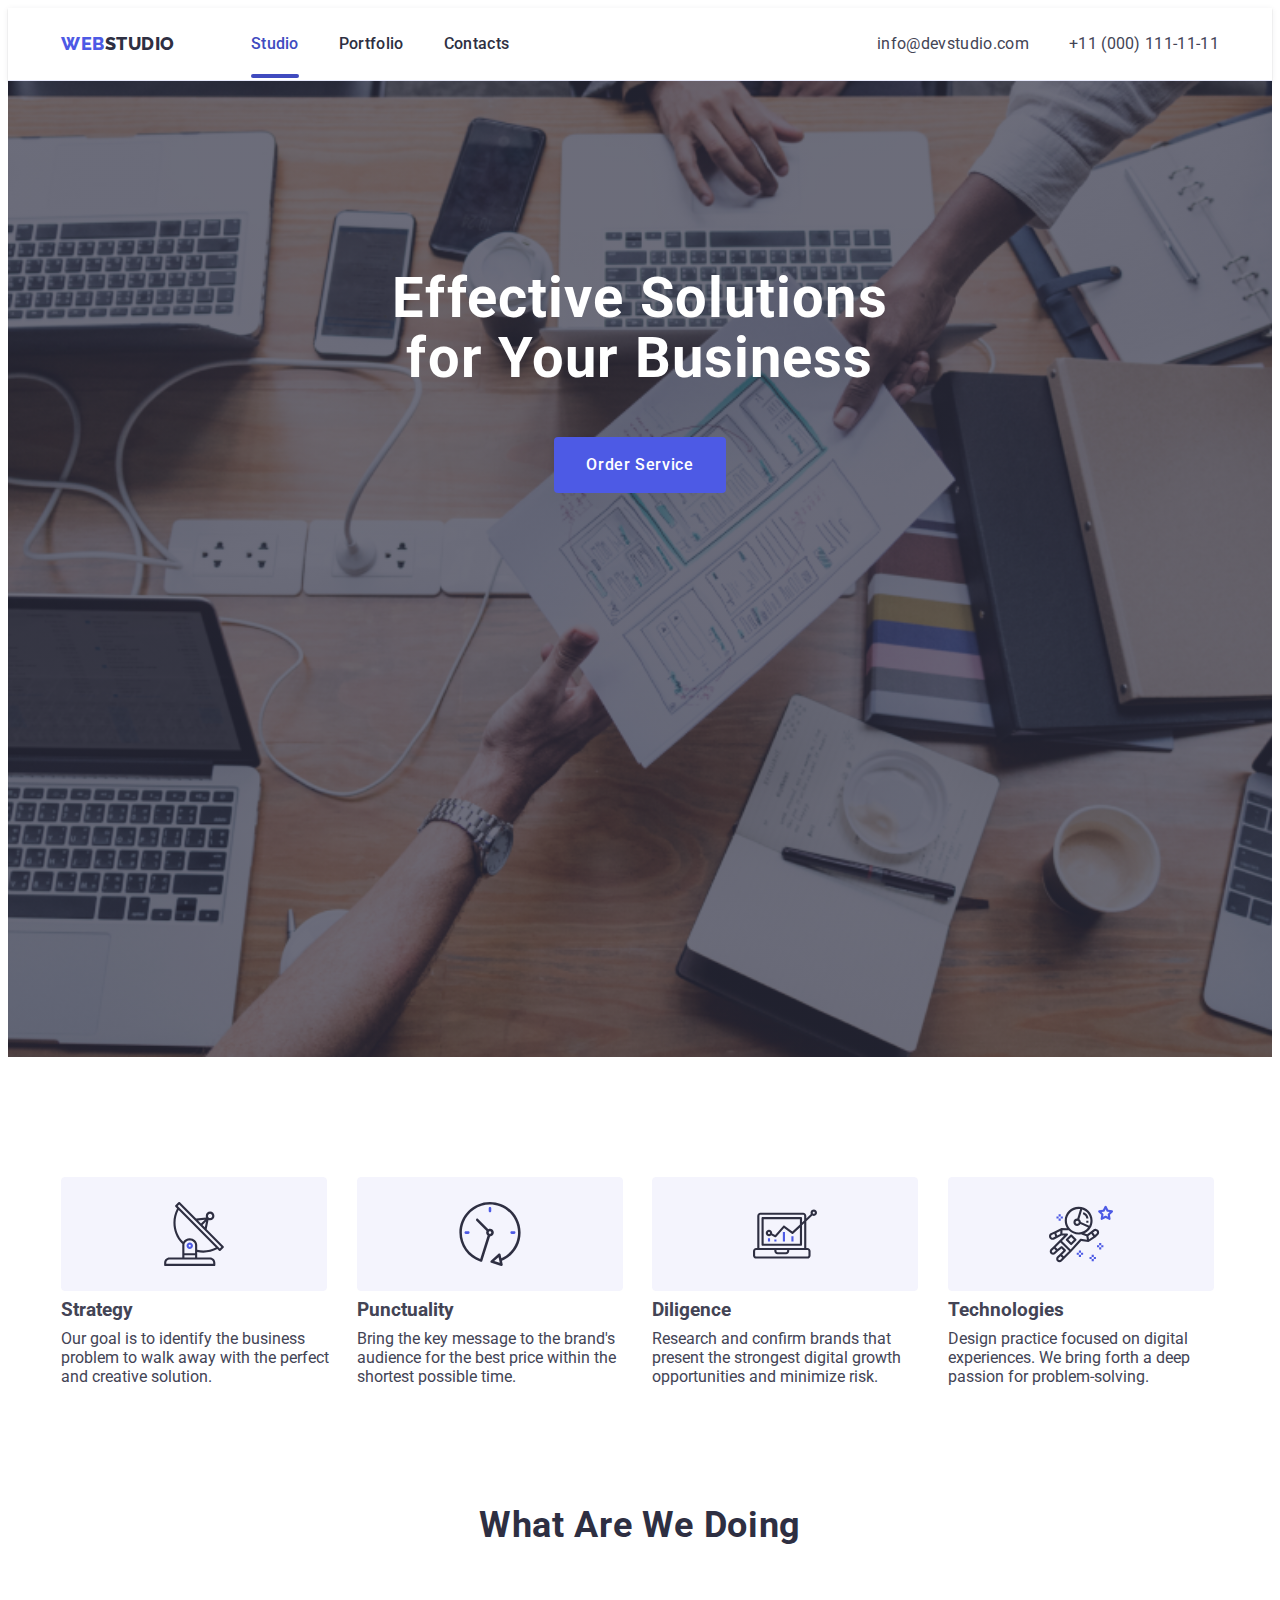
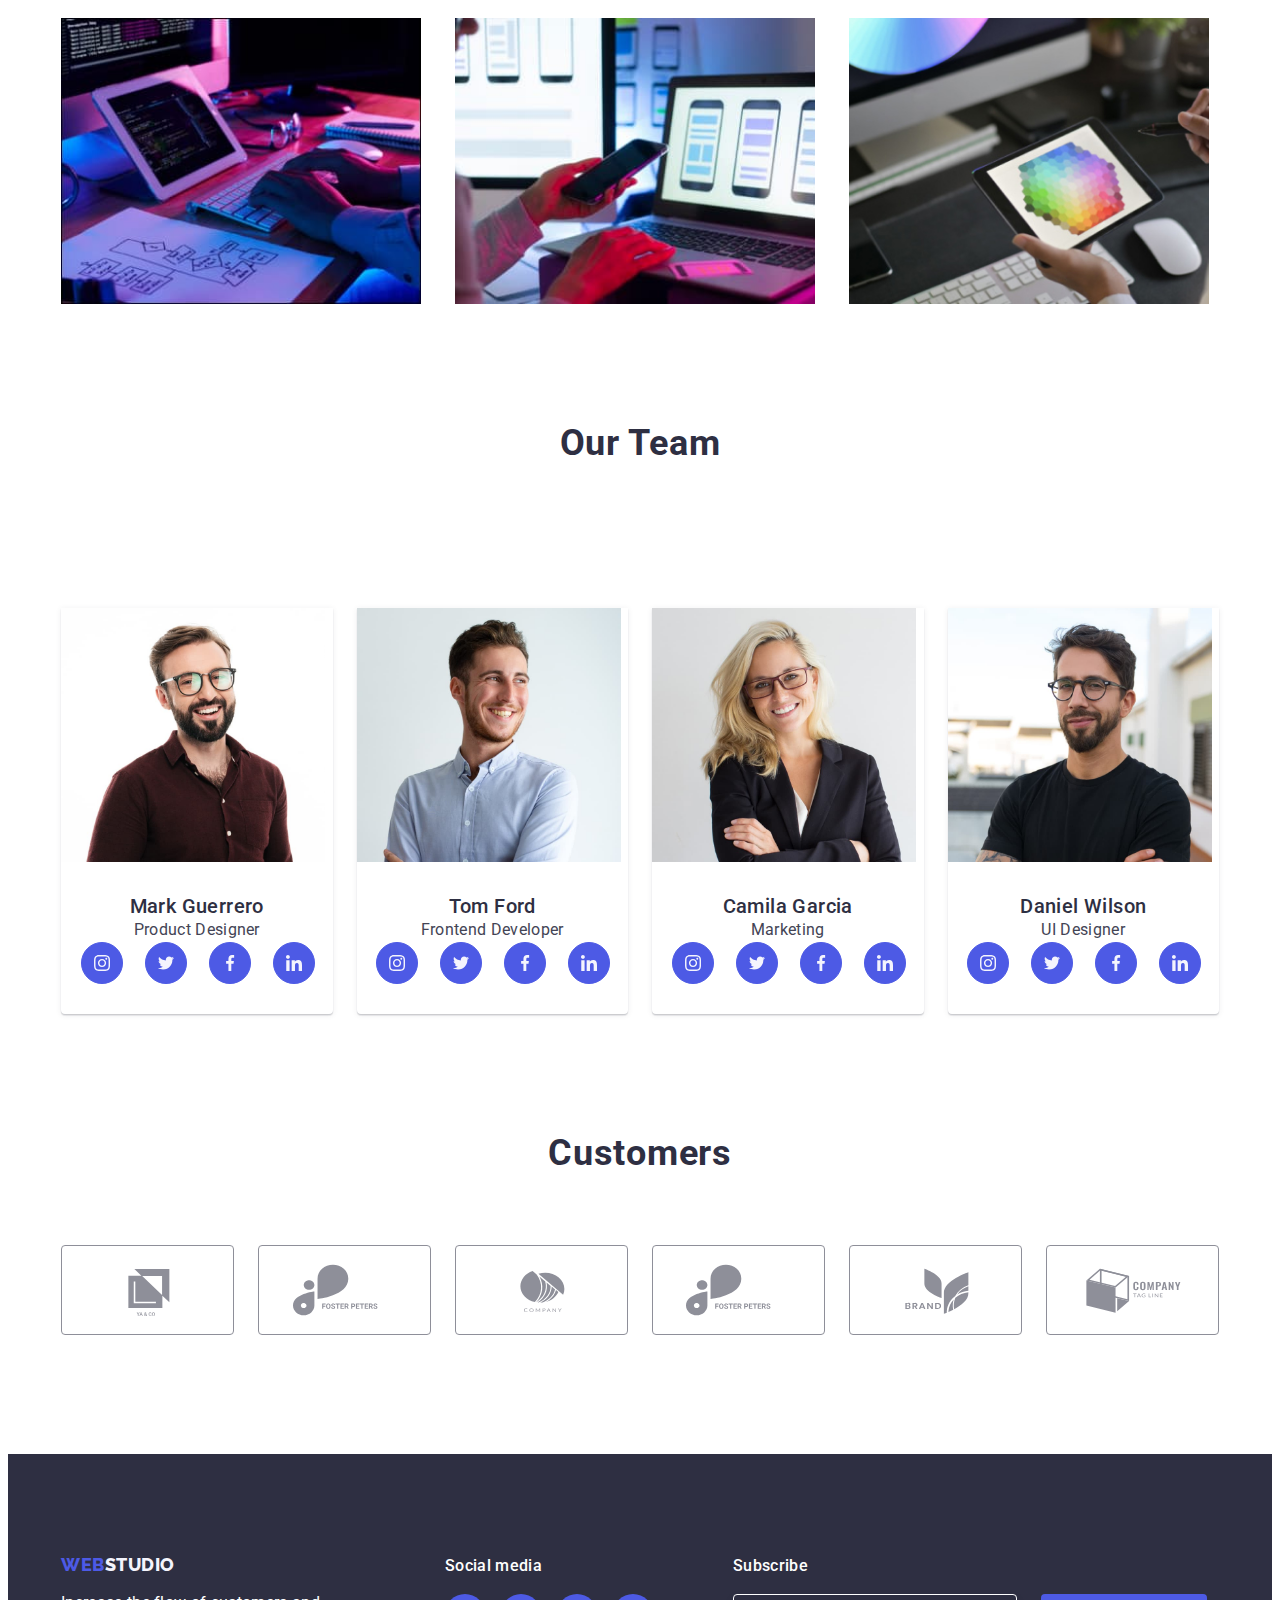
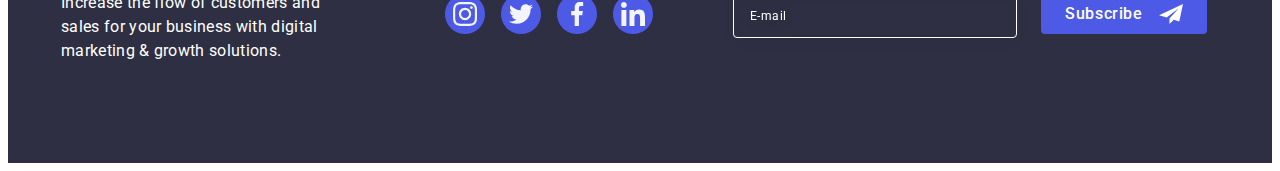
<file: index.html>
<!DOCTYPE html>
<html lang="en">

<head>
    <meta name="viewport" content="width=320, initial-scale=1">
    <meta charset="utf-8">
    <title>WebStudio</title>
    <link rel="stylesheet" href="https://cdnjs.cloudflare.com/ajax/libs/modern-normalize/2.0.0/modern-normalize.min.css" integrity="sha512-4xo8blKMVCiXpTaLzQSLSw3KFOVPWhm/TRtuPVc4WG6kUgjH6J03IBuG7JZPkcWMxJ5huwaBpOpnwYElP/m6wg==" crossorigin="anonymous" referrerpolicy="no-referrer">
    <link rel="stylesheet" href="./css/styles.css">
    <link rel="preconnect" href="https://fonts.googleapis.com">
    <link rel="preconnect" href="https://fonts.gstatic.com" crossorigin>
    <link href="https://fonts.googleapis.com/css2?family=Roboto:wght@400;500;700;900&display=swap" rel="stylesheet">
    <link rel="preconnect" href="https://fonts.googleapis.com">
    <link rel="preconnect" href="https://fonts.gstatic.com" crossorigin>
    <link href="https://fonts.googleapis.com/css2?family=Raleway:wght@800&family=Roboto:wght@400;500;700;900&display=swap"
        rel="stylesheet">
</head>

<body>
    <header class="start">
        <div class="page-head container">
       <nav class="list page-nav">
        <a href="./index.html" class="logo-right link">Web<span class="logo">Studio</span></a>
        <ul class="list fl-menu">
            <li><a href="./index.html" class="menu mod link">Studio</a></li>
            <li><a href="./portfolio.html" class="menu link">Portfolio</a></li>
            <li><a href="" class="menu link">Contacts</a></li>
        </ul>
       </nav>
        <address class="contacts">
            <ul class="list fl-menu">
                <li><a href="mailto:info@devstudio.com" class="numb-mail link">info@devstudio.com</a></li>
                <li><a href="tel:+110001111111" class="numb-mail link">+11 (000) 111-11-11</a></li>
            </ul>
        </address>
</div>
    </header>
    <main>
        <section class="first-section"> <!--Перша секція-->
            <div class="container">
            <h1 class="title">
                Effective Solutions for Your Business
            </h1>
            
            <button type="button" class="color-order" data-modal-open>
                Order Service
            </button>
            </div>
        </section>
        <section class="list strategy"><!--Друга секція-->
            <div class="container">
            <h2 class="visually-hidden">---</h2>
            <ul class="list prioritet">
            <li class="set">
                <div class="icon-first">
                <svg width="64" height="64">
                    <use href="./images/icons.svg#icon-antenna"></use>
                </svg>
                </div>
            <h3 class="strategy-title">
                Strategy
            </h3>
            <p class="pic-small">
                Our goal is to identify the business
                problem to walk away with the perfect and creative solution.
            </p>
            </li>
            <li class="set">
                <div class="icon-first">
                <svg  width="64" height="64">
                    <use href="./images/icons.svg#icon-clock"></use>
                </svg>
                </div>
            <h3 class="strategy-title">
                Punctuality
            </h3>
            <p class="pic-small">
                Bring the key message to the brand's audience for the best price within the shortest possible time.
            </p>
            </li>
            <li class="set">
                <div class="icon-first">
                <svg width="64" height="64">
                    <use href="./images/icons.svg#icon-diagram"></use>
                </svg>
                </div>
            <h3 class="strategy-title">
                Diligence
            </h3>
            <p class="pic-small">
                Research and confirm brands that present the strongest digital growth opportunities and minimize risk.
            </p>
        </li>
           <li class="set">
            <div class="icon-first">
            <svg width="64" height="64">
                <use href="./images/icons.svg#icon-astronaut"></use>
            </svg>
            </div>
            <h3 class="strategy-title">
                Technologies
            </h3>
            <p class="pic-small">
                Design practice focused on digital experiences. We bring forth a deep passion for problem-solving.
            </p>
            </li>
            </ul>
            </div>
        </section>

        <section class="do-list"> <!--Третя секція-->
            <div class="container">
            <h2 class="title-second">
                What are we doing
            </h2>

            <ul class="list doo">

            <li class="tehnik"><img src="./images/computer.jpg" alt="Робота з компьютером" width="360"></li>

            <li class="tehnik"><img src="./images/mobile.jpg" alt="Робота за телефон" width="360"></li>

            <li class="tehnik"><img src="./images/planshet.jpg" alt="Робота за планшетом" width="360"></li>
            </ul>
            </div>
        </section>
        <section> <!--Четверта секція-->

            <div class="container">
                <h2 class="title-second">
                    Our Team
                </h2>

                <ul class="list our-pic">
                    <!-- Перша карта -->
                    <li class="team-li set">
                        <img src="./images/ihor.jpg" alt="Mark Guerrero" width="264">
                        <div class="people">
                            <h3 class="people-name">Mark Guerrero</h3>
                            <p class="name-job">Product Designer</p>

                            <ul class="social">


                                <li class="social-l"> 
                                    <a href="https://www.instagram.com/" class="social-icon">
                                <svg class="social-color" width="16" height="16">
                                    <use href="./images/icons.svg#icon-instagram"></use>
                                </svg>
                                    </a>
                                </li>


                                <li class="social-l">
                                    <a href="https://twitter.com/i/flow/login?redirect_after_login=%2Flogin" class="social-icon">
                                <svg class="social-color" width="16" height="16">
                                     <use href="./images/icons.svg#icon-twitter"></use>
                                </svg>
                                     </a>
                                </li>
                                <li class="social-l">
                                    <a href="https://www.facebook.com/" class="social-icon">
                                <svg class="social-color" width="16" height="16">
                                  <use href="./images/icons.svg#icon-facebook"></use>
                                </svg>
                                </a>
                            </li>
                            <li class="social-l">
                                <a href="https://www.linkedin.com/?original_referer=https%3A%2F%2Fwww.bing.com%2F" class="social-icon"> 
                        <svg class="social-color" width="16" height="16">
                        <use href="./images/icons.svg#icon-linkedin"></use>
                        </svg>
                            </a>
                        </li>
                            </ul>
                        </div>
                    </li>

                        <!-- Друга карта -->
                        <li class="team-li set">
                            <img src="./images/mykola.jpg" alt="Tom Ford" width="264">
                           <div class="people">
                          <h3 class="people-name">Tom Ford</h3>
                       <p class="name-job">Frontend Developer</p>
                       <ul class="social">
                            
                           <li class="social-l">
                       <a href="https://www.instagram.com/" class="social-icon">
                           <svg class="social-color" width="16" height="16">
                               <use href="./images/icons.svg#icon-instagram"></use>
                           </svg>
                       </a>
                           </li>
                       <li class="social-l">
                        <a href="https://twitter.com/i/flow/login?redirect_after_login=%2Flogin" class="social-icon">
                        <svg class="social-color" width="16" height="16">
                            <use href="./images/icons.svg#icon-twitter"></use>
                        </svg>
                    </a>
                </li>
                    <li class="social-l">
                        <a href="https://www.facebook.com/" class="social-icon">
                        <svg class="social-color" width="16" height="16">
                            <use href="./images/icons.svg#icon-facebook"></use>
                        </svg>
                    </a>
                </li>
                    <li class="social-l">
                        <a href="https://www.linkedin.com/?original_referer=https%3A%2F%2Fwww.bing.com%2F" class="social-icon">
                        <svg class="social-color" width="16" height="16">
                            <use href="./images/icons.svg#icon-linkedin"></use>
                        </svg>
                    </a>
                </li>
            
                    </ul>
                    </div>
                </li>
                <!-- Третя карта -->
                <li class="team-li set"> 
                    <img src="./images/olga.jpg" alt="Camila Garcia" width="264">
                    <div class="people">
    
                <h3 class="people-name">Camila Garcia</h3>
                <p class="name-job">Marketing</p>
    
                <ul  class="social">
    
                <li class="social-l">
                    <a href="https://www.instagram.com/" class="social-icon">
                    <svg  class="social-color" width="16" height="16">
                        <use href="./images/icons.svg#icon-instagram"></use>
                    </svg>
                </a>
            </li>
                <li class="social-l">
                    <a href="https://twitter.com/i/flow/login?redirect_after_login=%2Flogin" class="social-icon">
                    <svg  class="social-color" width="16" height="16">
                        <use href="./images/icons.svg#icon-twitter"></use>
                    </svg>
                </a>
            </li>
                <li class="social-l">
    
                <a href="https://www.facebook.com/" class="social-icon">
                    <svg class="social-color" width="16" height="16">
                        <use href="./images/icons.svg#icon-facebook"></use>
                    </svg>
                </a>
            </li>
                <li class="social-l">
                    <a href="https://www.linkedin.com/?original_referer=https%3A%2F%2Fwww.bing.com%2F" class="social-icon">
                    <svg class="social-color" width="16" height="16">
                        <use href="./images/icons.svg#icon-linkedin"></use>
                    </svg>
                </a>
            </li>
        </ul> 
    </div>
                </li>
                <!-- Четверта карта -->
                <li class="team-li set"> 
                    <img src="./images/mihaylo.jpg" alt="Daniel Wilson" width="264">
                    <div class="people">
                    <h3 class="people-name">Daniel Wilson</h3>
                    <p class="name-job">UI Designer</p>
                    <ul class="social">
                    <li class="social-l">
                        <a href="https://www.instagram.com/" class="social-icon">
                        <svg  class="social-color" width="16" height="16">
                            <use href="./images/icons.svg#icon-instagram"></use>
                        </svg>
                    </a>
                </li>
            
                
                   <li class="social-l"> <a href="https://twitter.com/i/flow/login?redirect_after_login=%2Flogin" class="social-icon">
                        <svg class="social-color" width="16" height="16">
                            <use href="./images/icons.svg#icon-twitter"></use>
                        </svg>
                    </a>
                </li>
                   <li class="social-l"> 
                    <a href="https://www.facebook.com/" class="social-icon">
                        <svg class="social-color" width="16" height="16">
                            <use href="./images/icons.svg#icon-facebook"></use>
                        </svg>
                    </a>
                </li>
                   <li class="social-l"> <a href="https://www.linkedin.com/?original_referer=https%3A%2F%2Fwww.bing.com%2F" class="social-icon">
                        <svg class="social-color" width="16" height="16">
                            <use href="./images/icons.svg#icon-linkedin"></use>
                        </svg>
                    </a>
                </li>
            </ul>
        </div>
    </li>
                </ul>
            </div>

        </section>
       
        <section class="five">
            <div class="container">
            <h2 class="five-title">Customers</h2>
            
                <ul class="costum">
                    <li class="icon-costum">
                        <a class="link-custom" href="">
                        <svg class="curent"  width="104" height="56">
                            <use href="./images/icons.svg#icon-logo"></use>
                        </svg>
                        </a>
                    </li>
                    <li class="icon-costum">
                        <a href="" class="link-custom">
                        <svg class="curent" width="104" height="56">
                            <use href="./images/icons.svg#icon-group"></use>
                        </svg>
                        </a>
                        
                    </li>
                    <li class="icon-costum">
                        <a class="link-custom" href="">
                        <svg class="curent" width="104" height="56">
                        <use href="./images/icons.svg#icon-logothird"></use>
                    </svg>
                    </a>
                </li>
                    <li class="icon-costum">
                        <a class="link-custom" href="">
                        <svg class="curent" width="104" height="56">
                        <use href="./images/icons.svg#icon-group"></use>
                    </svg>
                    </a>
                </li>
                    <li class="icon-costum">
                        <a class="link-custom" href="">
                        <svg class="curent" width="104" height="56">
                            <use href="./images/icons.svg#icon-logofive"></use>
                        </svg>
                        </a>
                    </li>
                    <li class="icon-costum">
                        <a class="link-custom" href="">
                        <svg class="curent" width="104" height="56">
                            <use href="./images/icons.svg#icon-logosix"></use>
                        </svg>
                        </a>
                    </li>
                </ul>
            </div>
        </section>
    </main>
        <footer class="end-text end">
       <div class="foor-social  container">
                    
       <div class="mar-div">
                    <a href="./index.html" class="logo-right marg link">Web<span class="end-logo">Studio</span></a>
        <p class="end-par">
            Increase the flow of customers and sales for your business with digital marketing & growth solutions.
        </p>
       </div>
       <div>
       <p class="media">Social media</p>
                        
        <ul class="end-social">

        <li class="end-icon"> 
         <a href="" class="end-link">
        <svg class="end-fi" width="24" height="24">
        <use href="./images/icons.svg#icon-instagram"></use>
        </svg>
        </a>
         </li>

        <li class="end-icon">
         <a href="" class="end-link">
        <svg class="end-fi" width="24" height="24">
        <use href="./images/icons.svg#icon-twitter"></use>
        </svg>
        </a>
        </li>

        <li class="end-icon">
        <a href="" class="end-link">
        <svg class="end-fi" width="24" height="24">
        <use href="./images/icons.svg#icon-facebook"></use>
        </svg>
        </a>
        </li>

        <li class="end-icon">       
        <a href="" class="end-link">
        <svg class="end-fi" width="24" height="24">
        <use href="./images/icons.svg#icon-linkedin"></use>
        </svg>
        </a>
        </li>

        </ul>
        </div>

        <div class="form-div">
        <p class="form-p">Subscribe</p>
        <form class="form-footer">
            <label class="form-label">
                <input type="email" name="email" class="form-input" placeholder="E-mail">
            </label>
            <button type="submit" class="form-but">Subscribe
                <svg width="24" height="24" class="plane"><use href="./images/icons.svg#icon-frame"></use></svg>
            </button>
        </form>
        </div>
        
    </div>
      
    
    </footer>
    <div data-modal class="window is-hidden">
        <div class="window-modal">    
           
            <button type="button" data-modal-close class="modal-close">
                <svg width= "8" height = "8" class="icon-modal">
                    <use href = "./images/icons.svg#icon-close-black"></use>
                </svg>
            </button>
            <p class="form-p-modal">Leave your contacts and we will call you back</p>
           <form>
            <div class="form-div-modal">
                <label for="user-name" class="form-label">Name</label>
                    <div class="form-position-icon">
                    <input id="user-name" type="text" name="user-name" class="form-input-modal"/>
                    <svg width="18" height="24" class="form-icon"><use href="./images/icons.svg#icon-person"></use></svg>
                </div>
            </div>
                
                <div class="form-div-modal">
                <label for="user-phone" class="form-label">Phone</label>
                   <div class="form-position-icon">
                    <input id="user-phone" type="tel" name="user-name" class="form-input-modal"/>
                    <svg width="18" height="24" class="form-icon"><use href="./images/icons.svg#icon-phone"></use></svg>
                   </div>
                </div>
                
                <div class="form-div-modal">
                <label for="user-mail" class="form-label">Email</label>
                    <div class="form-position-icon">
                        <input id="user-mail" type="email" name="user-name" class="form-input-modal" />
                        <svg width="18" height="24" class="form-icon"><use href="./images/icons.svg#icon-email"></use></svg>

                    </div>
                </div>
                
                    <div class="div-area">
                        <label for="user-comment" class="form-label">Comment</label>
                        
                        <textarea id="user-comment" name="user-comment" placeholder="Text input" class="text">
                        </textarea> 
                        </div>
                        <div class="chek">
                            <input id="user-privacy" type="checkbox" value="true" name="user-privacy" class="visually-hidden chek-q">
                        <label for="user-privacy" class="chek-label"><span class="chek-span"><svg  class="chek-modal-icon" width="10" height="8"><use href="./images/icons.svg#click"></use></svg></span> I accept the terms and conditions of the <a href="" class="form-link">Privacy Policy</a></label>
                        </div>
                    
            
            <button class="chek-but" type="submit">Send</button>
           </form>
        </div>
    </div>
            <script src="./js/modal.js"></script>
</body>

</html>
</file>
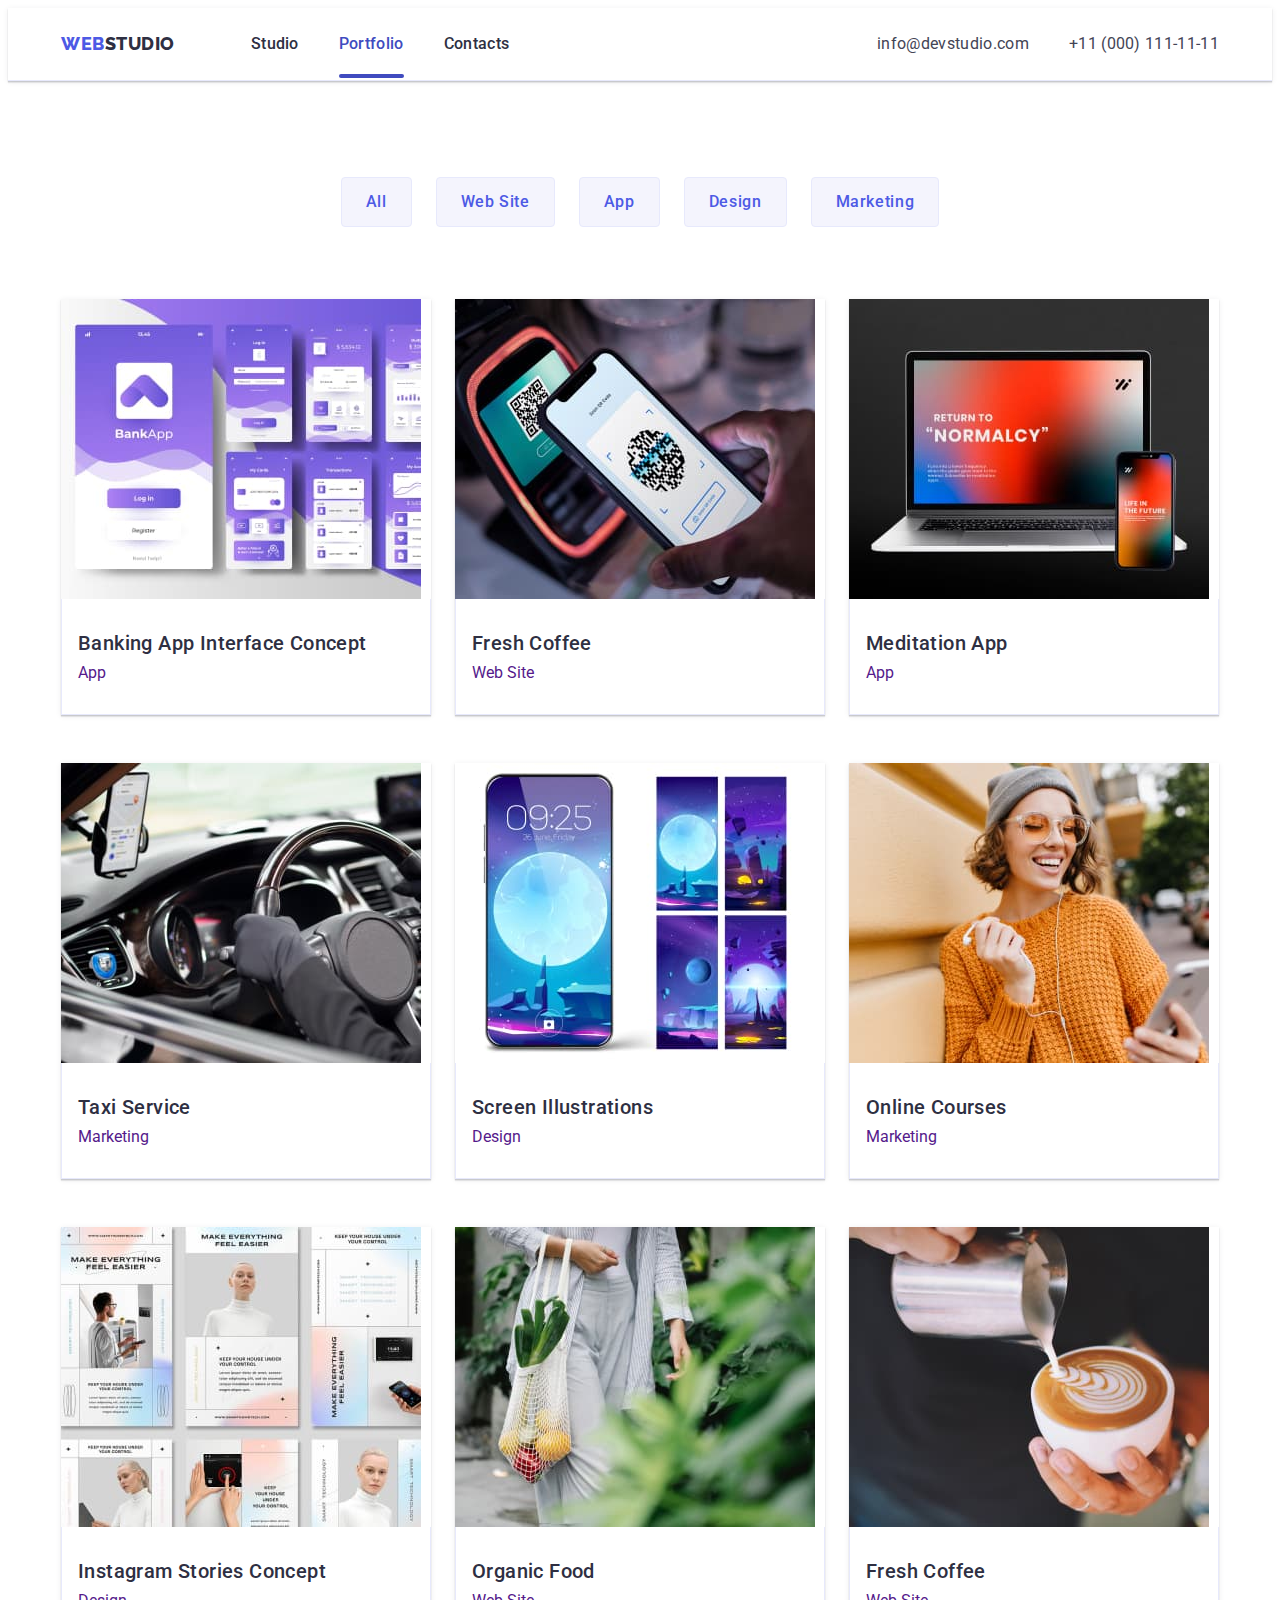
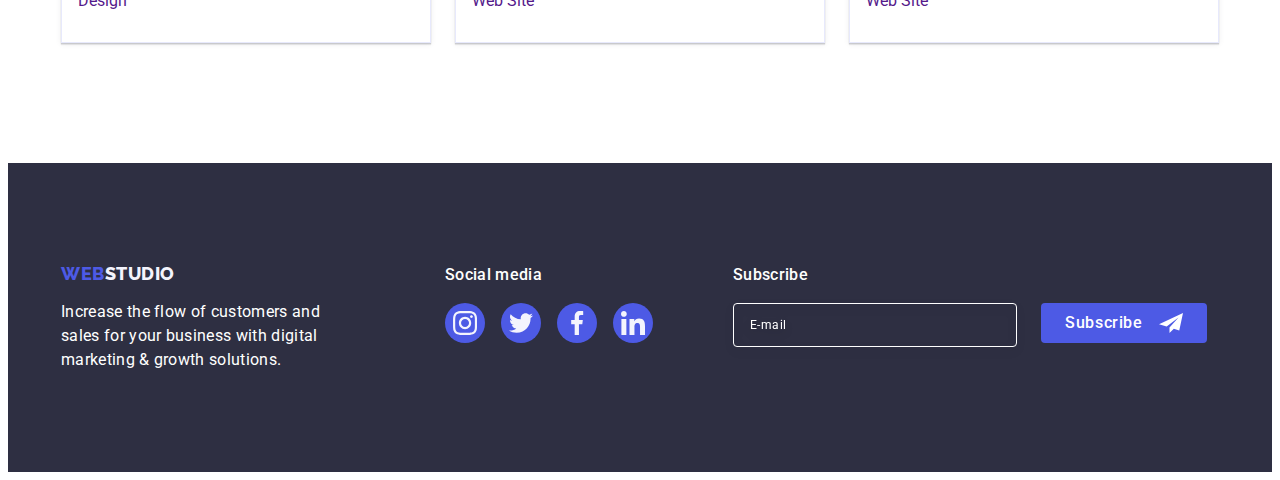
<file: portfolio.html>
<!DOCTYPE html>
<html lang="en">
<head>
    <meta charset="UTF-8">
    <meta name="viewport" content="width=device-width, initial-scale=1.0">
    <title>Document</title>
<link rel="stylesheet" href="https://cdnjs.cloudflare.com/ajax/libs/modern-normalize/2.0.0/modern-normalize.min.css"
    integrity="sha512-4xo8blKMVCiXpTaLzQSLSw3KFOVPWhm/TRtuPVc4WG6kUgjH6J03IBuG7JZPkcWMxJ5huwaBpOpnwYElP/m6wg=="
    crossorigin="anonymous" referrerpolicy="no-referrer">
    <link rel="stylesheet" href="./css/styles.css">
    <link rel="preconnect" href="https://fonts.googleapis.com">
    <link rel="preconnect" href="https://fonts.gstatic.com" crossorigin>
    <link href="https://fonts.googleapis.com/css2?family=Roboto:wght@400;500;700;900&display=swap" rel="stylesheet">
    <link rel="preconnect" href="https://fonts.googleapis.com">
    <link rel="preconnect" href="https://fonts.gstatic.com" crossorigin>
    <link href="https://fonts.googleapis.com/css2?family=Raleway:wght@800&family=Roboto:wght@400;500;700;900&display=swap"
        rel="stylesheet">
        
</head>
<body>
    <header class="start">
        <div class="container page-head">
        <nav class="page-nav"> <!--Меню-->
            <a href="./index.html" class="logo-right link" >WEB<span class="logo">Studio</span></a>
    
            <ul class="list fl-menu">
                <li><a href="./index.html" class="menu link">Studio</a></li>
                <li><a href="./portfolio.html" class="menu mod link">Portfolio</a></li>
                <li><a href="" class="menu link">Contacts</a></li>
            </ul>
        </nav>
    <address class="contacts">
        <ul class="list fl-menu"><!--Контакты-->
            <li><a href="mailto:info@devstudio.com" class="numb-mail link">info@devstudio.com</a></li>
            <li><a href="tel:+110001111111" class="numb-mail link">+11 (000) 111-11-11</a></li>
        </ul>
        </address>
        </div>
    </header>
    
    <main>
        <section class="list five-section"> <!--Кнопки-->
            <div class="container">
            <h1 class="visually-hidden">Defolt</h1>
            <ul class="list app-filter">
                <li>
                  <button type="button" class="filter">All</button>
                </li>
                <li>
                    <button type="button" class="filter">Web Site</button>
                </li>
                <li>
                    <button type="button" class="filter">App</button>
                </li>
                <li>
                    <button type="button" class="filter">Design</button>
                </li>
                <li>
                    <button type="button" class="filter">Marketing</button>
                </li>
            </ul>
                <ul class="list app">

                    <li class="structur">

                        <a href="" class="link app-style">
                            <div class="overlay">
                                    
                                <img src="./images/app.jpg" alt="Bank App" width="360" height="300">
                                <p class="p-over">14 Stylish and User-Friendly App Design Concepts · Task Manager App · Calorie Tracker App · Exotic Fruit Ecommerce App · Cloud Storage App</p>

                        </div>

                    <div class="app-link">

                    <h2 class="app-h">Banking App Interface Concept</h2>

                    <p>App</p>
                </div>

                </a>

            </li>

            <li class="structur">
                <a href="" class="link app-style">
                    <div class="overlay">

                        <img src="./images/pay.jpg" alt="Fresh Coffee" width="360" height="300">

                            <p class="p-over">14 Stylish and User-Friendly App Design Concepts · Task Manager App · Calorie Tracker App · Exotic Fruit Ecommerce App · Cloud Storage App</p>    
                    </div>
                <div class="app-link">
                <h2 class="app-h">Fresh Coffee</h2>
                <p>Web Site</p></div></a>
                </li>

                <li class="structur">

                    <a href="" class="link app-style">
                        <div class="overlay">

                            <img src="./images/screen.jpg" alt="App" width="360" height="300">
                                <p class="p-over">14 Stylish and User-Friendly App Design Concepts · Task Manager App · Calorie Tracker App · Exotic Fruit Ecommerce App · Cloud Storage App</p>

                        </div>
                    <div class="app-link">
                    <h2 class="app-h">Meditation App</h2>
                    <p>App</p></div></a>
                </li>

                

                <li class="structur">

                    <a href="" class="link app-style">
                        <div class="overlay">
                            <img src="./images/car.jpg" alt="Marketing" width="360" height="300">    
                            <p class="p-over">14 Stylish and User-Friendly App Design Concepts · Task Manager App · Calorie Tracker App · Exotic Fruit Ecommerce App · Cloud Storage App</p>

                        </div>
                    <div class="app-link">
                    <h2 class="app-h">Taxi Service</h2>
                    <p>Marketing</p></div></a>
                </li>


                <li class="structur">

                    <a href="" class="link app-style">
                        <div class="overlay">
                            <img src="./images/phone.jpg" alt="Design" width="360" height="300">
                                <p class="p-over">14 Stylish and User-Friendly App Design Concepts · Task Manager App · Calorie Tracker App · Exotic Fruit Ecommerce App · Cloud Storage App</p>

                                    
                            </div>
                        <div class="app-link">
                        <h2 class="app-h">Screen Illustrations</h2>
                        <p>Design</p></div></a>
                    </li>


                    <li class="structur">

                        <a href="" class="link app-style">
                            <div class="overlay">
                                <img src="./images/girl.jpg" alt="Marketing" width="360" height="300">
                                <p class="p-over">14 Stylish and User-Friendly App Design Concepts · Task Manager App · Calorie Tracker App · Exotic Fruit Ecommerce App · Cloud Storage App</p>

                            </div>
                        <div class="app-link">
                        <h2 class="app-h">Online Courses</h2>
                        <p>Marketing</p></div></a>
                    </li>


                    <li class="structur">

                        <a href="" class="link app-style">
                            <div class="overlay">
                                <img src="./images/tabel.jpg" alt="Design" width="360" height="300">    
                                <p class="p-over">14 Stylish and User-Friendly App Design Concepts · Task Manager App · Calorie Tracker App · Exotic Fruit Ecommerce App · Cloud Storage App</p>

                            </div>
                        <div class="app-link">
                        <h2 class="app-h">Instagram Stories Concept</h2>
                        <p>Design</p></div></a>
                    </li>


                    <li class="structur">

                        <a href="" class="link app-style">
                            <div class="overlay">
                                <img src="./images/magazine.jpg" alt="Organic Food" width="360" height="300">    
                                <p class="p-over">14 Stylish and User-Friendly App Design Concepts · Task Manager App · Calorie Tracker App · Exotic Fruit Ecommerce App · Cloud Storage App</p>

                            </div>
                        <div class="app-link">
                        <h2 class="app-h">Organic Food</h2>
                        <p>Web Site</p></div></a>
                    </li>

                    

                    <li class="structur">
                        <a href="" class="link app-style">
                            <div class="overlay">
                                <img src="./images/coffe.jpg" alt="Fresh Coffee" width="360" height="300">    
                                <p class="p-over">14 Stylish and User-Friendly App Design Concepts · Task Manager App · Calorie Tracker App · Exotic Fruit Ecommerce App · Cloud Storage App</p>

                            </div>
                        <div class="app-link">
                        <h2 class="app-h">Fresh Coffee</h2>
                        <p>Web Site</p></div></a>
                        </li>
                
               
            </ul>
            </div>
        </section>
    </main>
    <footer class="end-text end">
        <div class="foor-social  container">
                     
        <div class="mar-div">
                     <a href="./index.html" class="logo-right marg link">Web<span class="end-logo">Studio</span></a>
         <p class="end-par">
             Increase the flow of customers and sales for your business with digital marketing & growth solutions.
         </p>
        </div>
        <div>
        <p class="media">Social media</p>
                         
         <ul class="end-social">
 
         <li class="end-icon"> 
          <a href="" class="end-link">
         <svg class="end-fi" width="24" height="24">
         <use href="./images/icons.svg#icon-instagram"></use>
         </svg>
         </a>
          </li>
 
         <li class="end-icon">
          <a href="" class="end-link">
         <svg class="end-fi" width="24" height="24">
         <use href="./images/icons.svg#icon-twitter"></use>
         </svg>
         </a>
         </li>
 
         <li class="end-icon">
         <a href="" class="end-link">
         <svg class="end-fi" width="24" height="24">
         <use href="./images/icons.svg#icon-facebook"></use>
         </svg>
         </a>
         </li>
 
         <li class="end-icon">       
         <a href="" class="end-link">
         <svg class="end-fi" width="24" height="24">
         <use href="./images/icons.svg#icon-linkedin"></use>
         </svg>
         </a>
         </li>
 
         </ul>
         </div>
 
         <div class="form-div">
         <p class="form-p">Subscribe</p>
         <form class="form-footer">
             <label class="form-label">
                 <input type="email" name="email" class="form-input" placeholder="E-mail">
             </label>
             <button type="submit" class="form-but">Subscribe
                 <svg width="24" height="24" class="plane"><use href="./images/icons.svg#icon-frame"></use></svg>
             </button>
         </form>
         </div>
         
     </div>
       
     
     </footer>

</body>
</html>
</file>
<file: css/styles.css>
:root{
    --back-body:#FFFFFF;
    --logo-color: #4d5ae5;
    --span: #2e2f42;
    --color-menu:#2e2f42;
    --text-menu: #2e2f42;
    --num-mail: #434455;
    --first: #2e2f42;
    --buttom: #4d5ae5;
    --back-buttom: #F4F4FD;
    --text-small: #434455;
    --color-studio: #2e2f42;
    --team-text: #2e2f42;
    --social: #4d5ae5;
    --custom: #8e8f99;
    --navyblue: #2E2F42;
    --over: #f4f4fd;
    --form: #FFF;
    --lightslate: #8E8F99;
    --label:#8e8f99;
    --chek: #404bbf; 
}
body{
    font-family: "Roboto", sans-serif;
    color: #434455;
    background-color: var(--back-body); 
}
main{
    flex-grow: 1;
    max-height: 100%;
}
h1, h2, h3, h4, h5, h6{
        margin: 0;
}
p{
   margin: 0;
}
input{
    font-family: inherit;
}
ul{
    margin: 0;
    padding-left: 0;
    list-style-type: none;
}
img{
    display: block;
    max-width: 100%;
    
}
a{
    text-decoration: none;
    font-family: "Roboto", sans-serif;
    font-style: normal;
}
.logo{
    color: var(--span);
    font-family: "Raleway", sans-serif;
    font-weight: 800;
    font-size: 18px;
    line-height: 1.17;
    letter-spacing: 0.03em;
    text-decoration: none;
    text-transform: uppercase;
}
.logo-right{
    font-family: "Raleway", sans-serif;
    color: var(--logo-color);
    font-weight: 800;
    font-size: 18px;
    line-height: 1.17;
    letter-spacing: 0.03em;
    text-transform: uppercase;
    margin-right: 76px;
    display: inline-block;
}
.link{
    text-decoration: none;
}
.menu{
    font-weight: 500;
    font-size: 16px;
    line-height: 1.5;
    letter-spacing: 0.02em;
    color: var(--color-studio);
    padding: 24px 0;
    position: relative;
    transition: color 250ms cubic-bezier(0.4, 0, 0.2, 1);
 }
 .menu:hover{
    color: #404BBF;
}
.menu:focus{
     color: #404BBF;
}
.mod{
    position: relative;
    color: #404bbf;
    
}

.mod::after{
    content: "";
    position: absolute;
    left: 0;
    bottom: -1px;
    height: 4px;
    background-color: #404bbf;
    border-radius: 2px;
    width: 100%;
}
.contacts{
    font-style: normal;
    margin-left: auto;
}
.numb-mail{
    font-size: 16px;
    line-height: 1.5;
    letter-spacing: 0.02em;
    font-weight: 400;
    color: var(--num-mail);
    letter-spacing: 1.5;
    display: flex;
    gap: 40px;
    transition: color 250ms cubic-bezier(0.4, 0, 0.2, 1);
}
.numb-mail:hover{
    color: #404bbf;
}
.numb-mail:focus {
    color: #404bbf;
}
.list{
    list-style: none;
}
.filter{
    font-family: "Roboto", sans-serif;
    font-size: 16px;
    font-weight: 500;
    line-height: 1.5;
    letter-spacing: 0.04em;
    cursor: pointer;
    color: var(--buttom);
    background-color: var(--back-buttom);
    padding: 12px 24px;
    border: 1px solid #e7e9fc;
    border-radius: 4px;
    transition: color 250ms cubic-bezier(0.4, 0, 0.2, 1), background-color 250ms cubic-bezier(0.4, 0, 0.2, 1), border-color 250ms cubic-bezier(0.4, 0, 0.2, 1), box-shadow 250ms cubic-bezier(0.4, 0, 0.2, 1);
}
.filter:hover, .filter:focus{
    background-color: #404BBF;
    color: #FFFFFF;
    font-weight: 500;
    letter-spacing: 1.5;
    cursor: pointer;
    border: 1px solid transparent;
    box-shadow: 0px 2px 2px 0px rgba(0, 0, 0, 0.12), 0px 2px 1px 0px rgba(0, 0, 0, 0.08), 0px 3px 1px 0px rgba(0, 0, 0, 0.10);
}

.end-text{
    color: #F4F4FD;
    line-height: 1.5;
    background-color: #2E2F42;
    letter-spacing: 1.5;
    padding: 100px 0;
}
.color-order{
background-color: #4D5AE5;
color: #FFFFFF;
cursor: pointer;
font-family: "Roboto", sans-serif;
font-weight: 500;
font-size: 16px;
line-height: 1.5;
letter-spacing: 0.04em;
min-width: 169px;
height: 56px;
border: none;
padding: 16px 32px 16px 32px;
gap: 10px;
display: block;
border-radius: 4px;
margin: 0 auto;
transition: background-color  250ms cubic-bezier(0.4, 0, 0.2, 1);
;
}
.color-order:hover, .color-order:focus{
    color: #FFFFFF;
    background-color: #404BBF;
    cursor: pointer;
}
.first-section .title{
    color: #FFFFFF;
    line-height: 1.07;
    letter-spacing: 0.02em;
    text-align: center;
    font-weight: 700;
    font-size: 56px;
   max-width: 496px;
   margin: 0 auto;
   margin-bottom: 48px;
}

.title-second{
    font-weight: 700;
    font-size: 36px;
    line-height: 1.11;
    text-align: center;
    letter-spacing: 0.02em;
    text-transform: capitalize;
    color: var(--text-menu);
    margin-bottom: 72px; 
   
}
.first-section{
   background-color: var(--first);
   background-image:linear-gradient(to bottom,
        rgba(46, 47, 66, 0.7),
        rgba(46, 47, 66, 0.7)), url(../images/people-office.jpg);
   background-position: center;
   background-repeat: no-repeat;
   background-size: cover;
   padding: 188px 0;
   margin: 0 auto;
   max-width: 1440px;
   height: 600px;
}
.fourth-section{
   background-color: #F4F4FD;
padding: 120px 0;
}
.end-logo{
    color: #f4f4fd;
}
.end-par{
    letter-spacing: 0.02em;
    color: #ffffff;
    max-width: 264px;
    margin-top: 0;
}
.team-li{
background-color: #FFFFFF;
border-radius: 0px 0px 4px 4px;
border-radius: 0px 0px 4px 4px;
box-shadow: 0px 2px 1px 0px rgba(46, 47, 66, 0.08), 0px 1px 1px 0px rgba(46, 47, 66, 0.16), 0px 1px 6px 0px rgba(46, 47, 66, 0.08);
}
.start{
    border-bottom: 1px solid #e7e9fc;
    padding: 24px 0;
    box-shadow: 0px 2px 1px rgba(46, 47, 66, 0.08), 0px 1px 1px rgba(46, 47, 66, 0.16), 0px 1px 6px rgba(46, 47, 66, 0.08);
}
.page-head{
    display: flex;
    align-items: center;
}
.container{
    width: 1158px;
    margin: 0 auto;
    padding: 0 15px;
}
.page-nav{
    display: flex;
    align-items: center;
}
.fl-menu{
    display: flex;
    gap: 40px;
}

.visually-hidden{
    position: absolute;
        width: 1px;
        height: 1px;
        margin: -1px;
        border: 0;
        padding: 0;
    
        white-space: nowrap;
        clip-path: inset(100%);
        clip: rect(0 0 0 0);
        overflow: hidden;
}
.prioritet{

    display: flex;
    gap: 24px;
    padding: 0 auto;
}
.doo{
display: flex;
gap: 24px;

}
.our{
    margin-top: 120px;
}
.our-pic{
    display: flex;
    padding-top: 72px;
    gap: 24px;    
}
.strategy{
    padding: 120px 0;
}
.do-list{
    padding-bottom: 120px;
    
}
.set{
    width: calc((100% - 72px) / 4);
}
.strategy-title{
    margin-bottom: 8px;
}
.tehnik{
   width: calc((100% - 48px) / 3);
}
.people{
    padding: 32px 0;
}
.people-name{
    text-align: center;
    margin-bottom: 8px;
    font-weight: 500;
        letter-spacing: 0.02em;
        font-size: 20px;
        line-height: 1.2;
        color: var(--text-menu);
        margin: 0;
}
.name-job{
    text-align: center;
    line-height: 1.5;
    font-size: 16px;
    letter-spacing: 0.02em;
    color: var(--text-small);
}
.app{
    display: flex;
    flex-wrap:wrap;
    column-gap: 24px;
    row-gap: 48px;
}
.app-filter{
    display: flex;
    justify-content: center;
    gap: 24px;
    margin-bottom: 72px;
}
.structur{
    width: calc((100% - 48px) / 3);
}
.structur:hover{
/* box-shadow: 0px 2px 1px 0px rgba(46, 47, 66, 0.08), 0px 1px 1px 0px rgba(46, 47, 66, 0.16), 0px 1px 6px 0px rgba(46, 47, 66, 0.08);} */}
.five-section{
    padding-top: 96px;
        padding-bottom: 120px;
}
.app-link{
    padding: 32px 16px;
    border: 1px solid #e7e9fc;
    border-top: none;
}
.app-h{
    font-family: 'Roboto',
         sans-serif;
      font-weight: 500;
      font-size: 20px;
      color: var(--navyblue);
      letter-spacing: 0.02em;
      line-height: 1.2;
      margin-bottom: 8px;
}
.marg{
    margin-bottom: 16px;
}
.overlay{
position: relative;
overflow: hidden;
}
.p-over{
    position: absolute;
    top: 0;
    font-size: 16px;
    line-height: 1.5;
    letter-spacing: 0.02em;
    color: var(--over);
    padding: 40px 32px;
    background-color: #4d5ae5;
    height: 100%;
    width: 100%;
    transform: translateY(100%);
    transition: transform 250ms cubic-bezier(0.4, 0, 0.2, 1);
}
.app-style:hover .p-over,
.app-style:focus .p-over{
transform: translateY(0%);
}
.box{
    position: relative;
    overflow: hidden;
}
.app-style{
    display: block;
    box-shadow: 0px 1px 6px rgba(46, 47, 66, 0.08), 0px 1px 1px rgba(46, 47, 66, 0.16), 0px 2px 1px rgba(46, 47, 66, 0.08);
    transition: box-shadow 250ms cubic-bezier(0.4, 0, 0.2, 1);
}
.link-overlay{
    position: relative;
    display: inline-block;
    overflow: hidden;
}
.backdrop{
    position: fixed;
    top: 80px;
    right: 516px;
    bottom: 8px;
    left: 516px;
    width: 408px;
    height: 584px;
    background-color: #FCFCFC;
    opacity: 1;
    visibility: visible;
    transition: opacity 250ms cubic-bezier(0.4, 0, 0.2, 1), visibility 250ms cubic-bezier(0.4, 0, 0.2, 1);
    border-radius: 4px;
    border: 4px;
    box-shadow: 0px 2px 1px 0px rgba(0, 0, 0, 0.20), 0px 1px 3px 0px rgba(0, 0, 0, 0.12), 0px 1px 1px 0px rgba(0, 0, 0, 0.14);
    
    
}
.backdrop.is-hidden{
    visibility: hidden;
    opacity: 0;
    pointer-events: none;
}
.icon-first{
    border: 1px solid #F4F4FD;
    width: 264px;
    height: 112px;
    align-items: center;
    display: flex;
    justify-content: center;
    background-color: #f4f4fd;
    margin-bottom: 8px;
    border-radius: 4px;
}
.social-icon{
    border: 1px solid #4D5AE5;
    display: flex;
    width: 100%;
    height: 100%;
    border-radius: 50%;
    background-color: var(--social);
    align-items: center;
    justify-content: center;
    transition: background-color 250ms cubic-bezier(0.4, 0, 0.2, 1)
}
.social-icon:hover{
    background-color: #404BBF;
}
.social-icon:focus{
    background-color: #404BBF;
}
.social{
    display:flex;
    gap: 24px;
    justify-content: center;
    
}
.social-u{
    display: flex;
    align-items: center;
}
.social-l{
    width: 40px;
    height: 40px;
   transition: background-color 250ms cubic-bezier(0.4, 0, 0.2, 1);
}
.social-color{
    fill:#f4f4fd;
}
.costum{
    display: flex;
    gap:24px;
    justify-content: center;
    align-items: center;
    margin: 0 auto;
}
.icon-costum{
    /* border: 1px solid  #8E8F99;     */
    width: calc((100% - 120px) / 6);
    height: 88px;
    /* height: 100%; */
    border-radius: 4px;
    justify-content: center;
    display: flex;
    align-items: center;    
    
}
.icon-costum:hover{
    color:#404BBF;
}
 /* .link-icons{
    color: #404BBF;
} */
.link-icons:hover{
    fill: #404BBF;
} 
.link-custom{
    width: 100%;
    height: 100%;
    border: 1px solid #8e8f99;
    border-radius: 4px;
    display: flex;
    align-items: center;
    justify-content: center;
    color: var(--custom);
    transition: border-color 250ms cubic-bezier(0.4, 0, 0.2, 1), color 250ms cubic-bezier(0.4, 0, 0.2, 1);

}.link-custom:hover{
    border-color: #404BBF;
    color: #404BBF;
    width: 100%;
    height: 100%;
}
.link-custom:focus{
    border-color: #404BBF;
    color: #404BBF;
    width: 100%;
    height: 100%;
}
.curent{
    fill: currentColor;
}
.five{
    padding-top: 120px;
    padding-bottom: 120px;
}
.five-title{
        color: var(--navyblue);
        text-align: center;
        margin-bottom: 72px;
        font-size: 36px;
        font-family: Roboto;
        font-style: normal;
        font-weight: 700;
        line-height: 1.11;
        letter-spacing: 0.72px;
        text-transform: capitalize;
}
.media{
        color:#FFF;
        font-size: 16px;
        font-family: Roboto;
        font-style: normal;
        font-weight: 500;
        line-height: 1.5;
        letter-spacing: 0.02em;
        text-align: left;
        height: 24px;
        color:var(--back-body);
        margin-bottom: 16px;
        margin-top: 0;
        
    }
.foot-title{
    width: 208;
}
.foor-social{
    align-items: baseline;
    display: flex;
}
.mar-div{
    margin-right: 120px;
}
.end-social{
    display: flex;
    gap: 16px;

}
.end-icon{
    width: 40px;
    height: 40px;
}
.end-link{
    width: 100%;
    height: 100%;
    background-color: var(--buttom);
    border-radius: 50%;
    display: flex;
    align-items: center;
    justify-content: center;
    transition: background-color 250ms cubic-bezier(0.4, 0, 0.2, 1);
}
.end-link:hover{
    background-color: #31d0aa;
}
.end-link:focus{
    background-color: #31d0aa;
}
.end-fi{
    fill: var(--back-buttom)
}
.window{
    padding: 72px 24px 24px 24px;
    position: fixed;
    top: 0;
    left: 0;
    width: 100%;
    height: 100%;
    background-color: rgba(46, 47, 66, 0.4);
    transition: opacity 250ms cubic-bezier(0.4, 0, 0.2, 1), visibility 250ms cubic-bezier(0.4, 0, 0.2, 1);
}

.is-hidden{
    opacity: 0;
    visibility: hidden;
    pointer-events: none;

}


.window-modal{
    padding: 72px 24px 24px 24px;
    position: absolute;
    top: 50%;
    left: 50%;
    transform: translate(-50%, -50%) scale(1);
    width: 408px;
    min-height: 584px;
    background: #fcfcfc;
    box-shadow: 0px 1px 1px rgba(0, 0, 0, 0.14), 0px 1px 3px rgba(0, 0, 0, 0.12), 0px 2px 1px rgba(0, 0, 0, 0.2);
    border-radius: 4px;
    transition: transform 250ms cubic-bezier(0.4, 0, 0.2, 1);
}


.modal-close{
    position: absolute;
    top: 24px;
    right: 24px;
    width: 24px;
    height: 24px;
    border-radius: 50%;
    display: flex;
    align-items: center;
    justify-content: center;
    background-color: #e7e9fc;
    border: 1px solid rgba(0, 0, 0, 0.1);
    padding: 0; 
   cursor: pointer;
   transition: background-color 250ms cubic-bezier(0.4, 0, 0.2, 1), border 250ms cubic-bezier(0.4, 0, 0.2, 1);

}

.modal-close:hover{
    background-color: #404bbf;
    border: none;
    fill: #ffffff;
}
.modal-close:focus{
    background-color: #404bbf;
    border: none;
}
.link-overlay{
    position: relative;
    display: inline-block;
    overflow: hidden;
}

.icon-modal{
    fill:#2E2F42;
    transition: fill 250ms cubic-bezier(0.4, 0, 0.2, 1);
}

.modal-close:hover .icon-modal,
.modal-close:focus .icon-modal{
    fill: #ffffff;
}   

/* Поля вводу  Футер*/
.form-p{
color: var(--form, #FFF);

font-family: Roboto;
font-size: 16px;
font-style: normal;
font-weight: 500;
line-height: 24px;
letter-spacing: 0.02em;
margin-bottom: 16px;
padding-left: 80px;
}
.form-footer{
    display: flex;
padding-left: 80px;
gap: 24px;
}
.form-but{
display: flex;
padding: 8px 24px;
justify-content: center;
align-items: center;
min-width: 165px;
height: 40px; 
border-radius: 4px;
border: none;
background: var(--social, #4D5AE5);
color: var(--form, #FFF);
text-align: center;
cursor: pointer;
font-family: Roboto, sans-serif;
font-size: 16px;
font-style: normal;
font-weight: 500;
line-height: 24px;
letter-spacing: 0.04em;
fill: #FFFFFF;
}
.plane{
    margin-left: 16px;
}
.form-input{
    font-size: 12px;
    line-height: 1.5; 
    letter-spacing: 0.04em;
    color: #ffffff; 
    width: 264px;
height: 40px;
padding-left: 16px;
flex-shrink: 0;
border-radius: 4px;
border: 1px solid var(--form, #FFF);
filter: drop-shadow(0px 4px 4px rgba(0, 0, 0, 0.15));
background-color: transparent;
}
.form-input::placeholder{
    color: #ffffff ;
font-family: Roboto;
font-size: 12px;
font-style: normal;
font-weight: 400;
line-height: 24px;
letter-spacing: 0.48px;
}
.form-div{

}
/* Форма модального вікна */
.form-p-modal{
    display: flex;
width: 360px;
flex-direction: column;
flex-shrink: 0;
color: var(--navyblue, #2E2F42);
text-align: center;
margin-bottom: 16px;

font-family: Roboto;
font-size: 16px;
font-style: normal;
font-weight: 500;
line-height: 1.5; 
letter-spacing: 0.02em;
}
.form-div-modal{
    margin-bottom: 8px;
}
.form-input-modal{
    width: 100%;
height: 40px;
flex-shrink: 0;
border: 1px solid rgba(46, 47, 66, 0.4);
border-radius: 4px;
background-color: transparent;
padding-left: 38px;
outline: transparent;
transition: border-color 250ms cubic-bezier(0.4, 0, 0.2, 1);
}
.form-input-modal:focus{
    border-color: #4D5AE5; 

}
.form-label{
    margin-bottom: 4px;
    color: var(--lightslate, #8E8F99);
    display: block; 
/* Small Text */
font-family: Roboto;
font-size: 12px;
font-style: normal;
font-weight: 400;
line-height: 1.17; 
letter-spacing: 0.04em;
}
.form-icon{
    position: absolute;
    top:50%;
    left:16px;
    transform: translateY(-50%);
    transition: fill 250ms cubic-bezier(0.4, 0, 0.2, 1);
}
.form-input-modal:focus + .form-icon{
    fill: #4d5ae5;
}
.form-icon:focus{
    fill: #4D5AE5;
}
.form-position-icon{
    position: relative;
}
.div-area{
    margin-bottom: 16px;
}
.text{
    width: 100%;
    height: 120px;
    font-size: 12px;
    line-height: 1.17;
    letter-spacing: 0.04em;
    color: rgba(46, 47, 66, 0.4);
    border: 1px solid rgba(46, 47, 66, 0.4);
    border-radius: 4px; 
    background-color: transparent; 
    padding: 8px 16px; 
    outline: transparent;
    resize: none;
    transition: border-color 250ms cubic-bezier(0.4, 0, 0.2, 1); 
}
.text:focus{
    border-color: #4D5AE5;
}
.chek{
    margin-bottom: 24px;
}
.chek-label{
    font-size: 12px;
    line-height: 1.17;
    letter-spacing: 0.04em; 
    color: var(--label, #8e8f99);

}
.chek-span{
    width: 16px;
    height: 16px;
    border: 1px solid rgba(46, 47, 66, 0.4);
    border-radius: 2px;
    transition: background-color 250ms cubic-bezier(0.4, 0, 0.2, 1), border 250ms cubic-bezier(0.4, 0, 0.2, 1), fill 250ms cubic-bezier(0.4, 0, 0.2, 1);
    display: inline-flex;
    align-items: center; 
    justify-content: center;
    fill: transparent;
}
input[type="chekbox"]:checked + span{
    background-color: var(--chek);
    border: none;
    fill: var(--back-buttom);

}
.form-link{
    color: var(--buttom);

}
.chek-but{
    display: block;
    margin: 0 auto;
    min-width: 169px;
    height: 56px;
    font-family: "Roboto", sans-serif;
    font-size: 16px;
    font-weight: 500;
    line-height: 1.5;
    letter-spacing: 0.04em;
    color: #ffffff;
    cursor: pointer;
    background-color: #4D5AE5;
    border: none;
    border-radius: 4px;
    transition: background-color 250ms cubic-bezier(0.4, 0, 0.2, 1);
}
.chek-modal-icon{
    fill: var(--back-buttom);
}
.chek-q:checked + .chek-label .chek-span{
    border: none;
    fill: var(--back-buttom);
    background-color: var(--chek);
}
</file>
